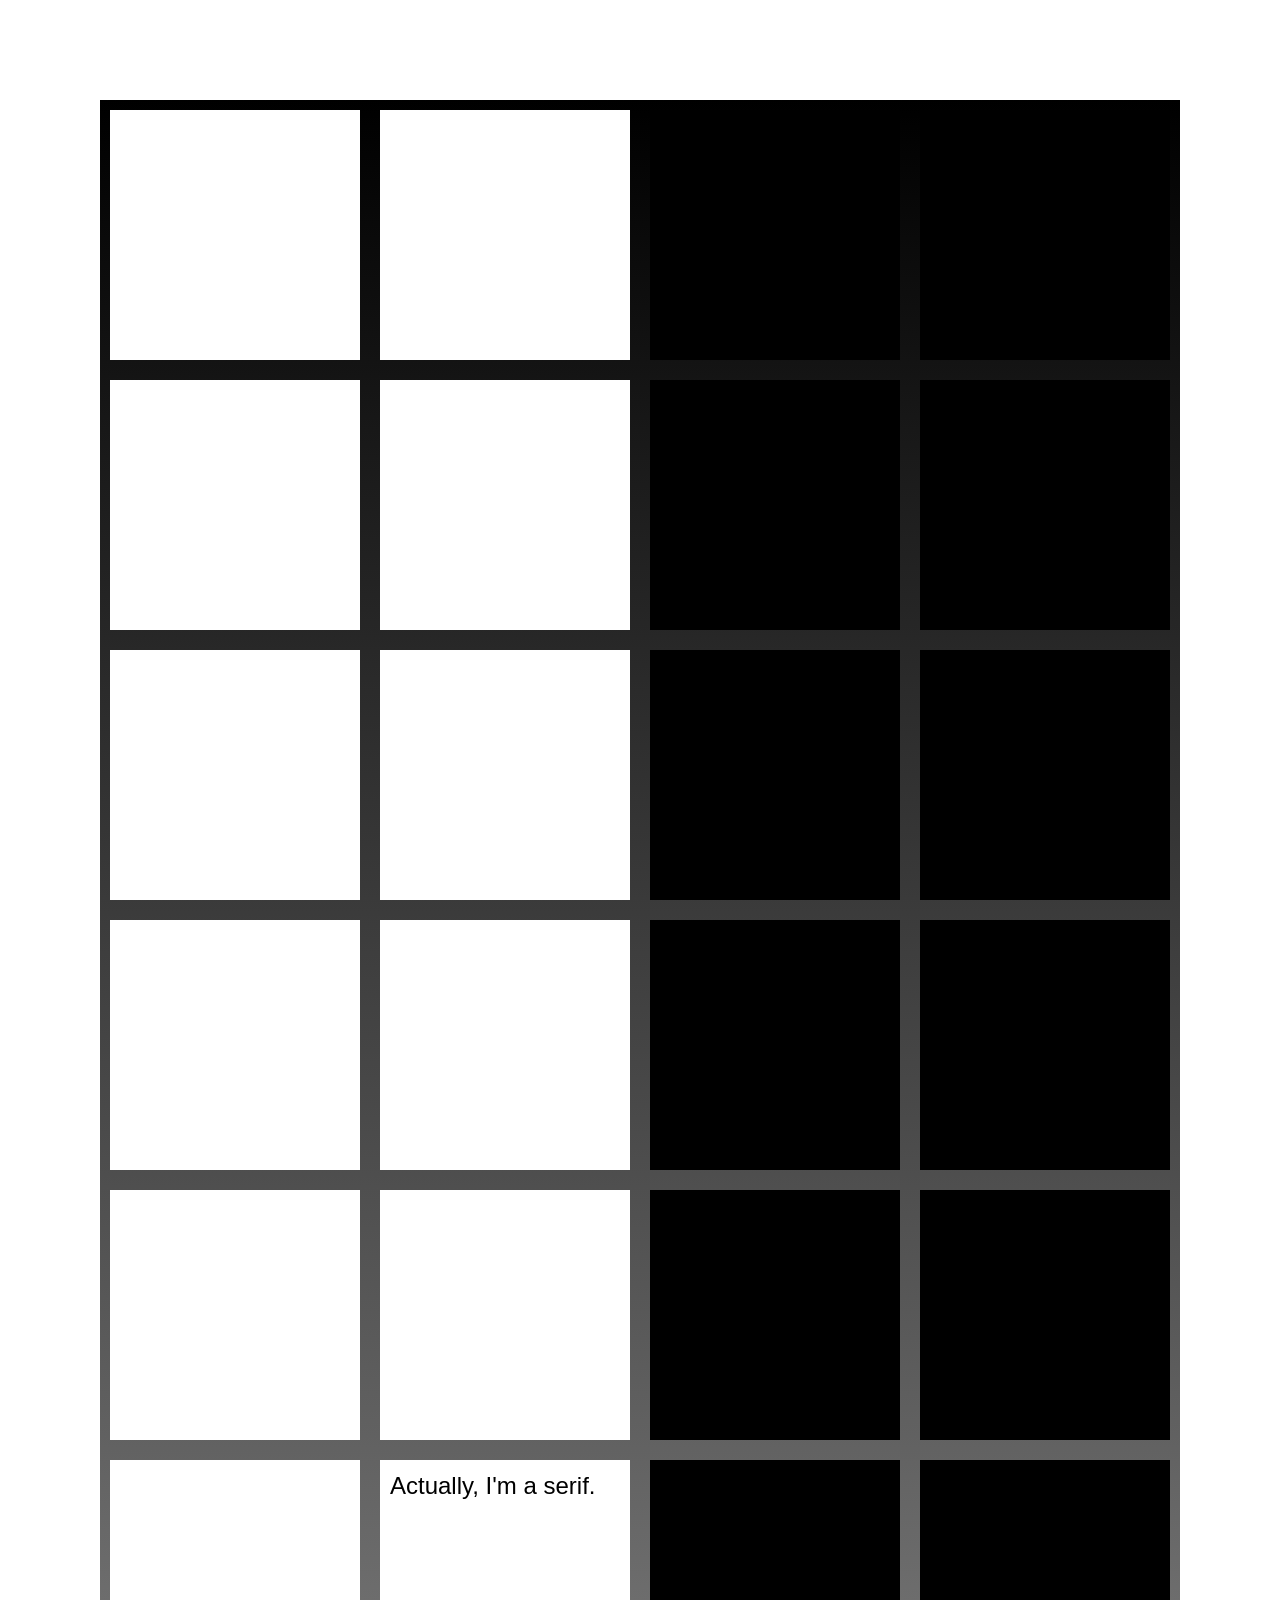
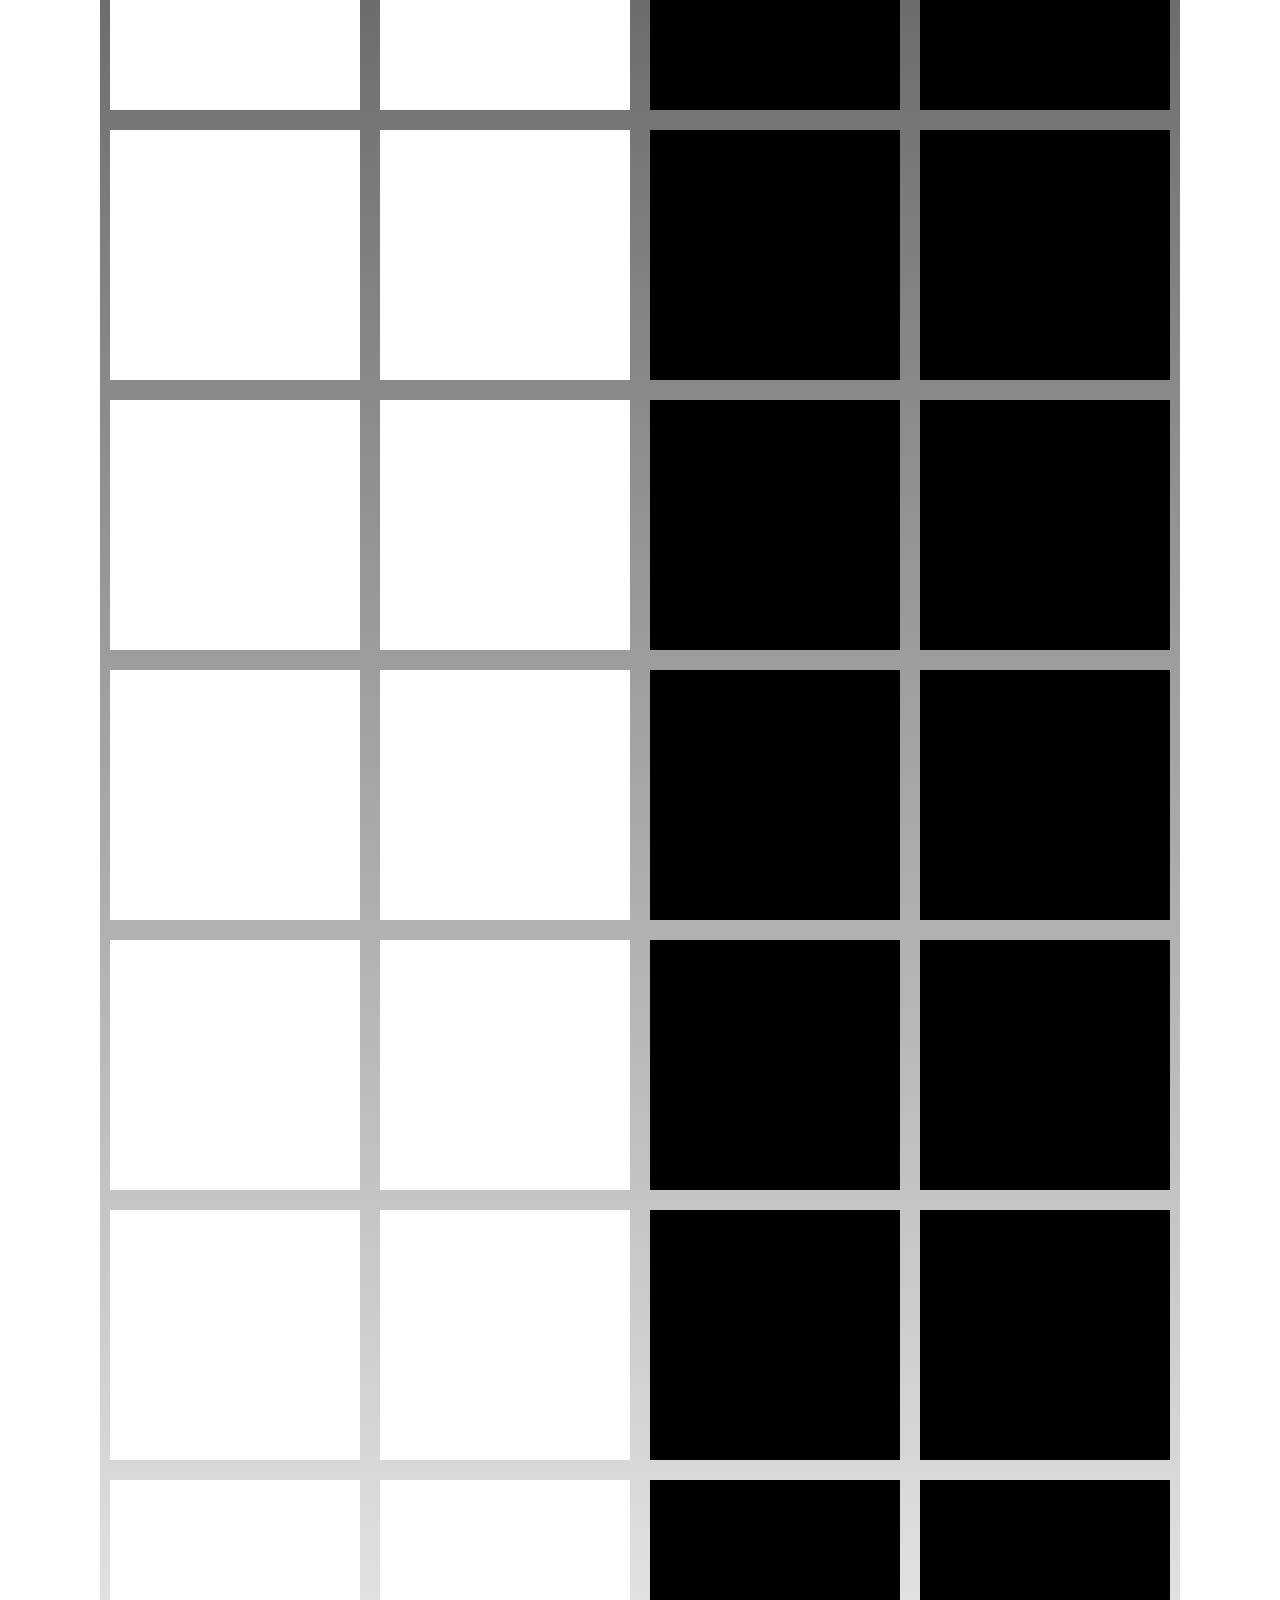
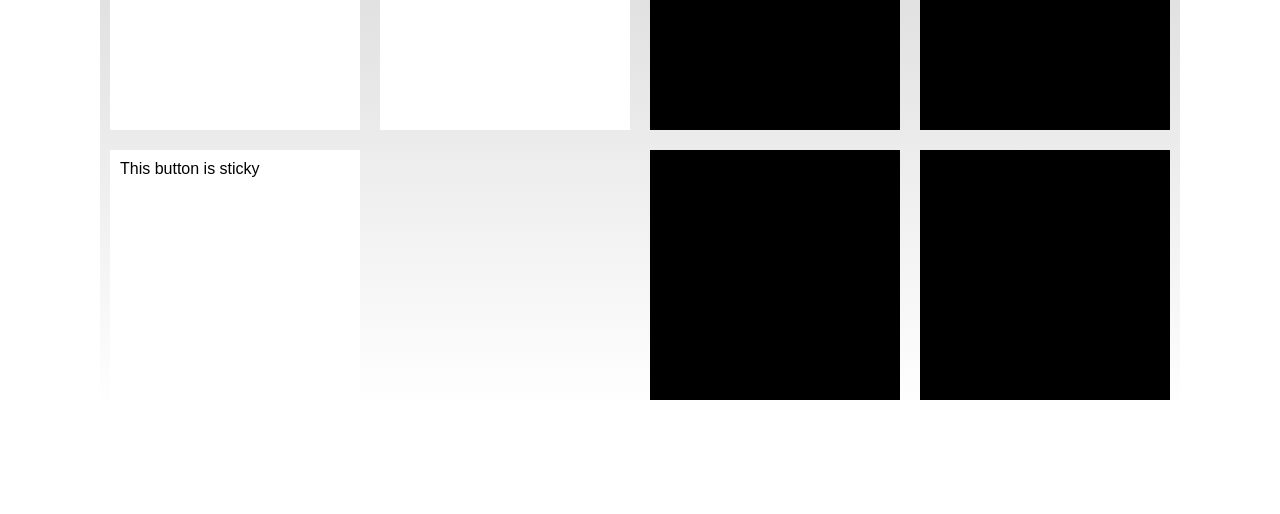
<file: ex/index.html>
<!DOCTYPE html>
<html>

<head>
    <title>50 Results Charrette</title>
    <meta charset="utf-8" />
    <!-- sets up iframes appearance -->
    <link rel="stylesheet" href="shared_assets/main.css" type="text/css" />
</head>

<body>
    <div id="container">
        <div id="person-1">
            <!-- iframe links to person 1's files -->
            <iframe src="person_1/index.html"></iframe>
        </div>

        <div id="person-2">
            <!-- iframe links to person 1's files -->
            <iframe src="person_2/index.html"></iframe>
        </div>
    </div>
</body>
</html>
</file>
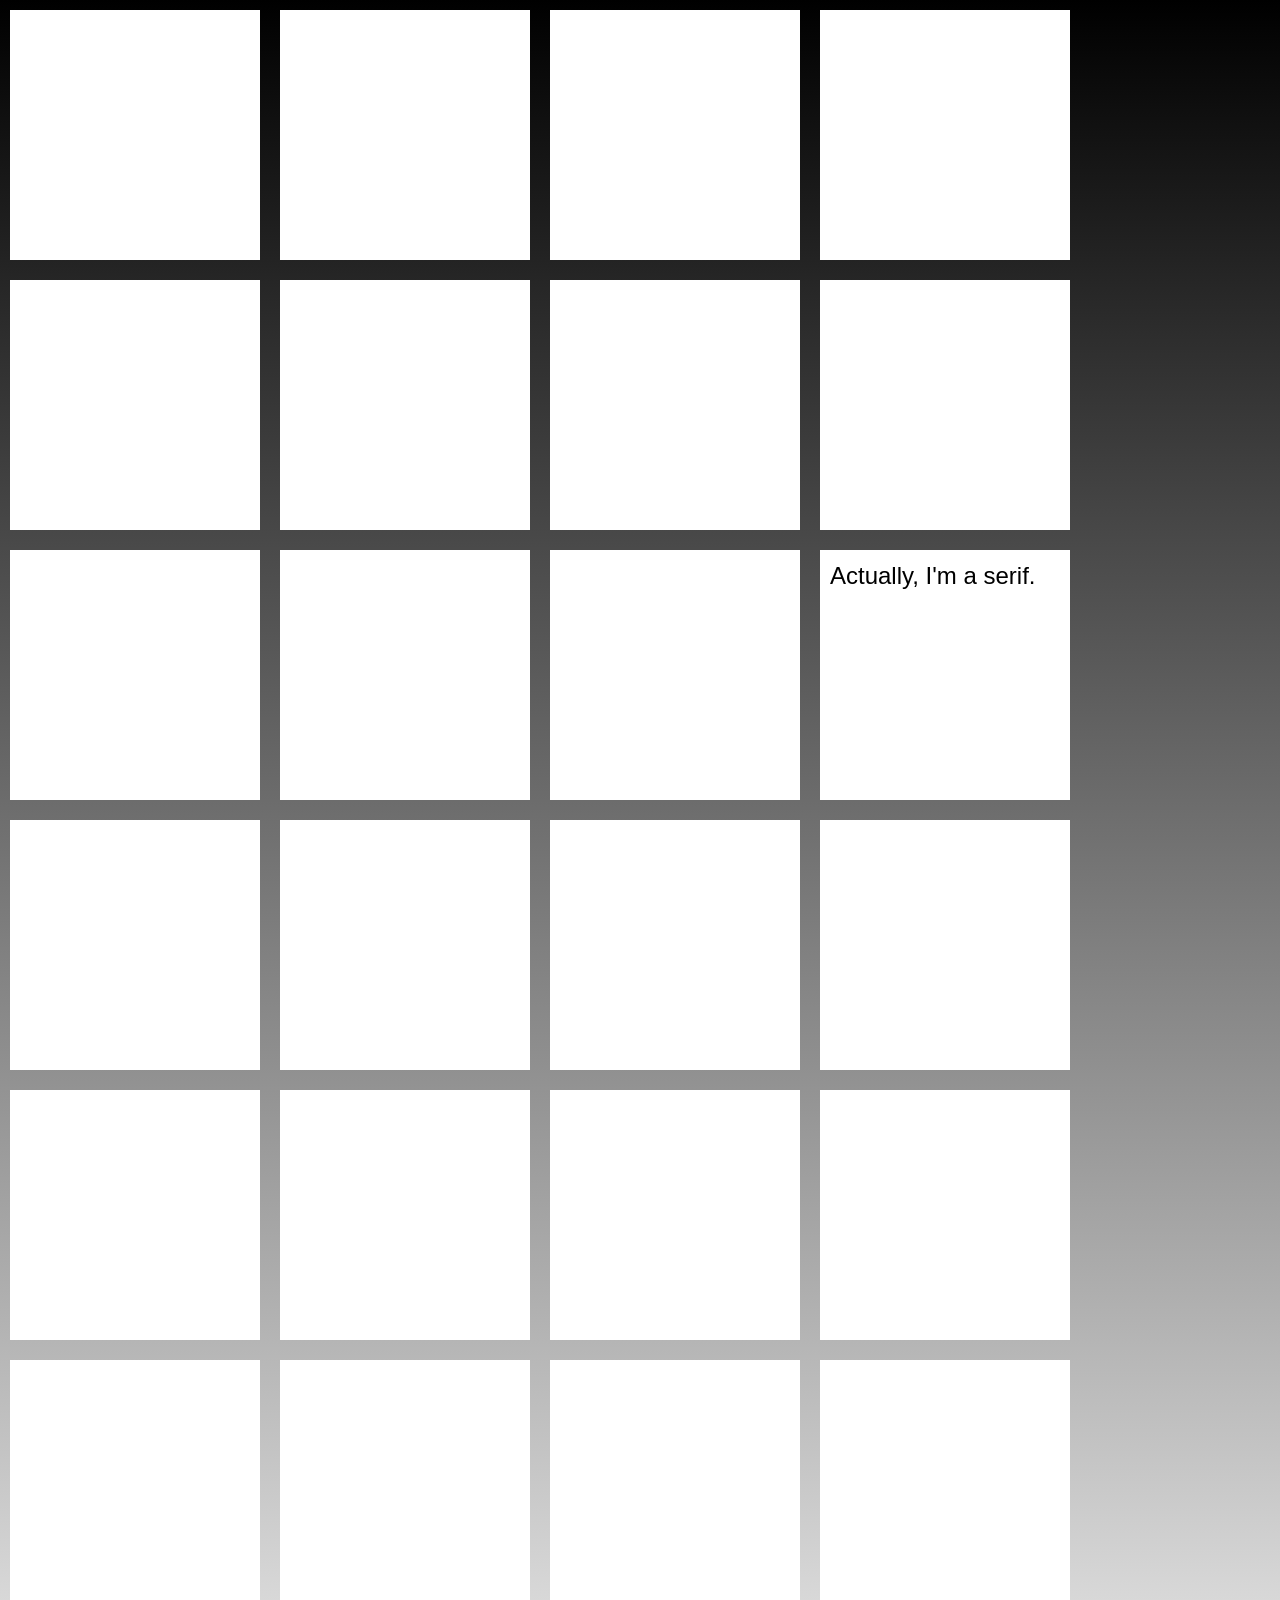
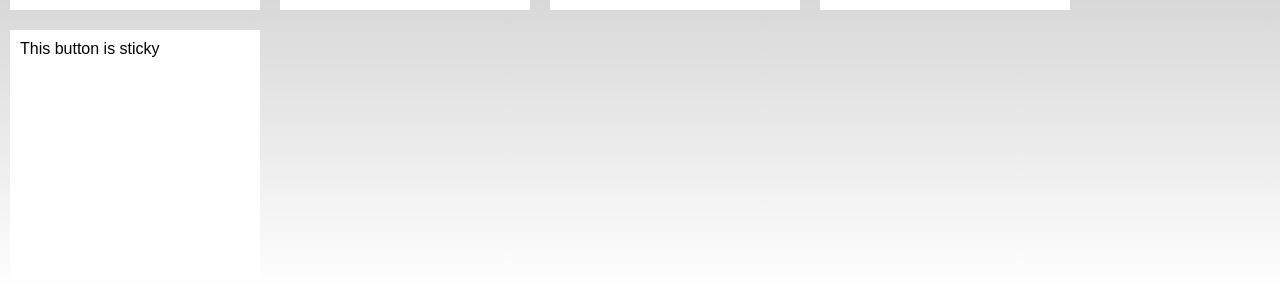
<file: person_1/index.html>
<!DOCTYPE html>
<html>

<head>
    <title>50 Results Charrette</title>
    <meta charset="utf-8" />
    <link rel="stylesheet" href="assets/main.css" type="text/css" />

    <!-- jquery -->
    <script src="https://code.jquery.com/jquery-1.10.2.js"></script>
    <script src="assets/script.js"></script>

</head>

<body>
  <div class="container">

    <div class="item" id="button-1">
        <!-- This button uses CSS :active psuedo-property to act like a click -->
    </div>

    <div class="item" id="button-2">
        <!-- This button uses ::before and ::after in CSS -->
    </div>

    <div class="item" id="button-3">
        <!-- This button uses JS for its transformations -->
    </div>

    <div class="item" id="button-4">
        <!-- This button uses JS to add a class to the element when clicked, which triggers CSS that alters its appearance -->
    </div>

    <div class="item" id="button-5">
        <!-- Clicking this button triggers other buttons -->
    </div>

    <div class="item" id="button-6">
        <!-- This button is sticky -->
    </div>

    <div class="item" id="button-7">
        <!-- bright -->
    </div>

    <div class="item" id="button-8">
        <!-- all circle -->
    </div>

    <div class="item" id="button-9">
        <!-- turn black -->
    </div>

    <div class="item" id="button-10">
        <!-- dots -->
    </div>

    <div class="item" id="button-11">

        <!-- blur -->
    </div>

    <div class="item" id="button-12">
        <span>  Actually, I'm a serif.</span>
        <!-- fontchange -->
    </div>

    <div class="item" id="button-13">
        <!-- everybody narrow -->
    </div>

    <div class="item" id="button-14">
        <!-- everybody short -->
    </div>

    <div class="item" id="button-15">
        <!-- hide -->
    </div>

    <div class="item" id="button-16">
        <!-- all black -->
    </div>

    <div class="item" id="button-17">
        <!-- go width -->
    </div>

    <div class="item" id="button-18">
        <!-- margin left -->
    </div>

    <div class="item" id="button-19">
        <!-- launch -->
    </div>

    <div class="item" id="button-20">
        <!-- launch back -->
    </div>

    <div class="item" id="button-21">
        <!-- changeBackground -->
    </div>

    <div class="item" id="button-22">
        <!-- This button is sticky -->
    </div>

    <div class="item" id="button-23">
        <!-- This button is sticky -->
    </div>

    <div class="item" id="button-24">
        <!-- This button is sticky -->
    </div>

    <div class="item" id="button-25">
        This button is sticky
    </div>





  </div>
</body>
</html>
</file>
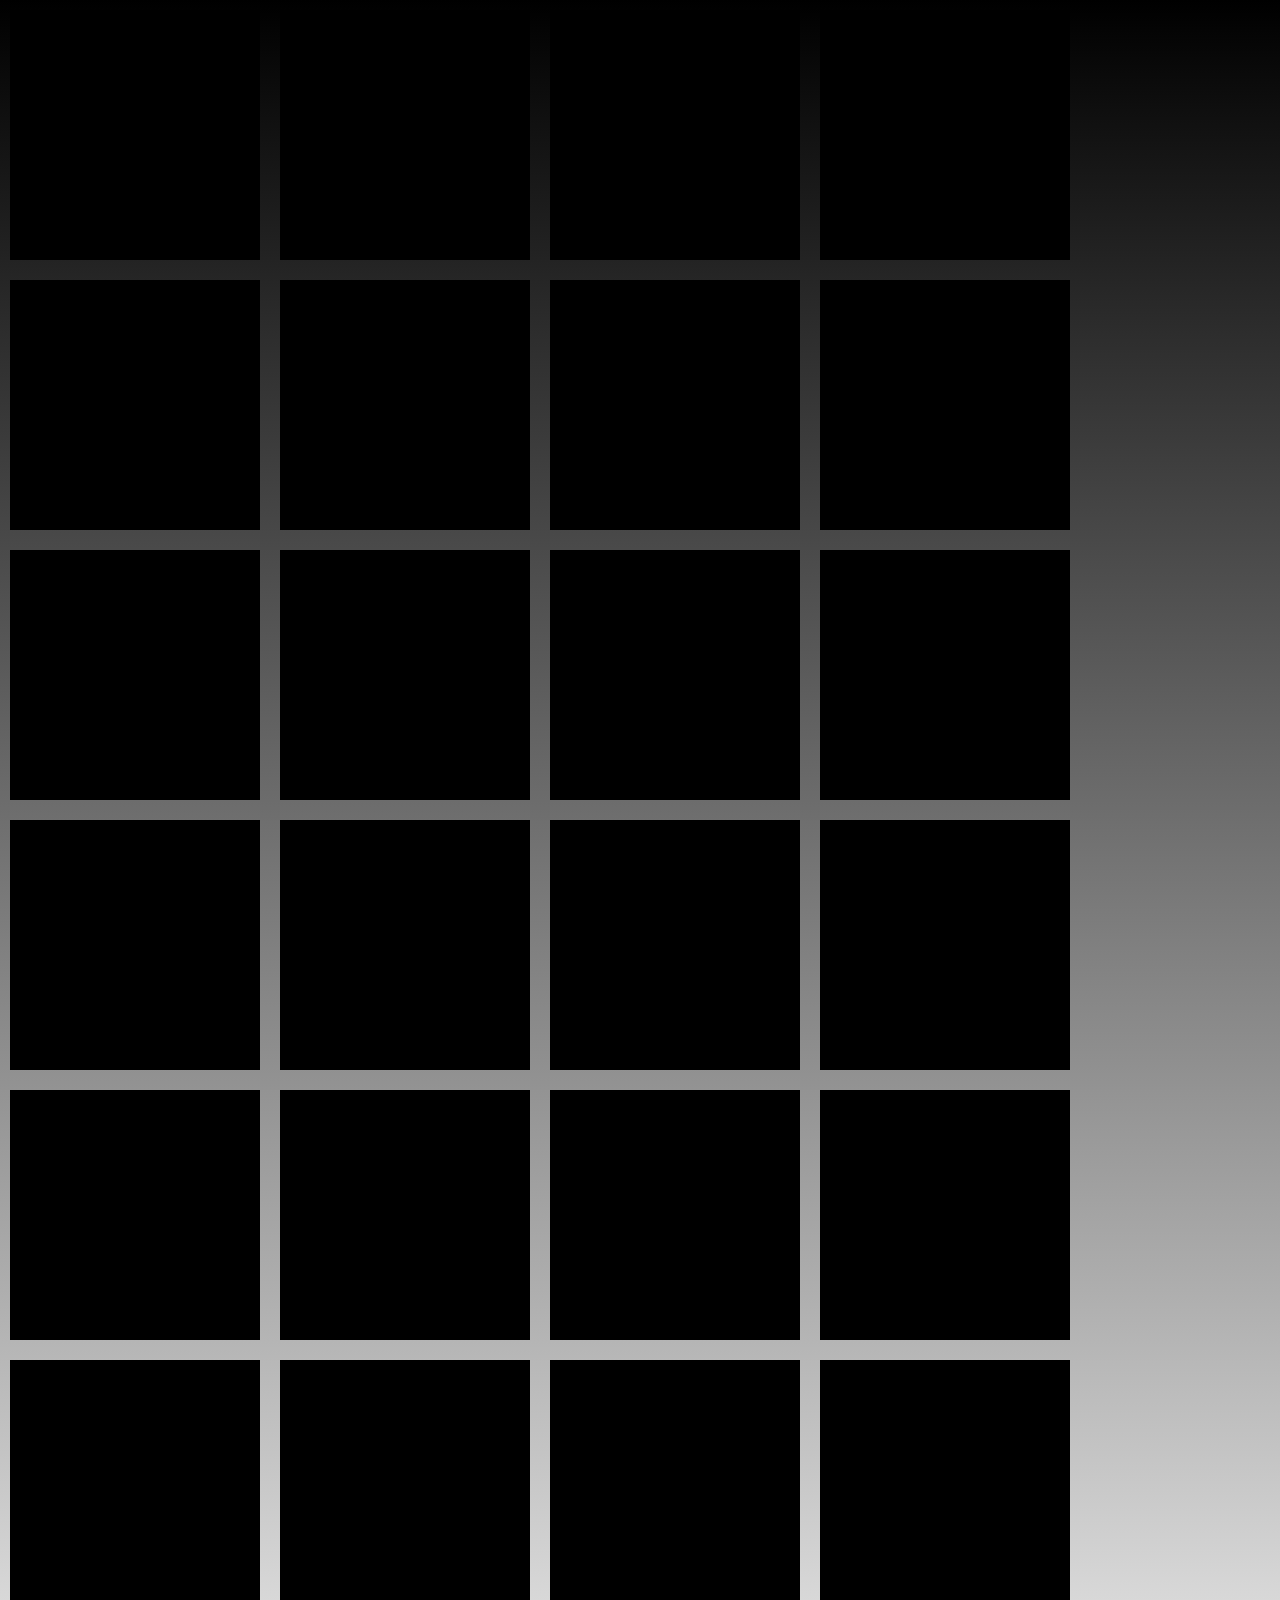
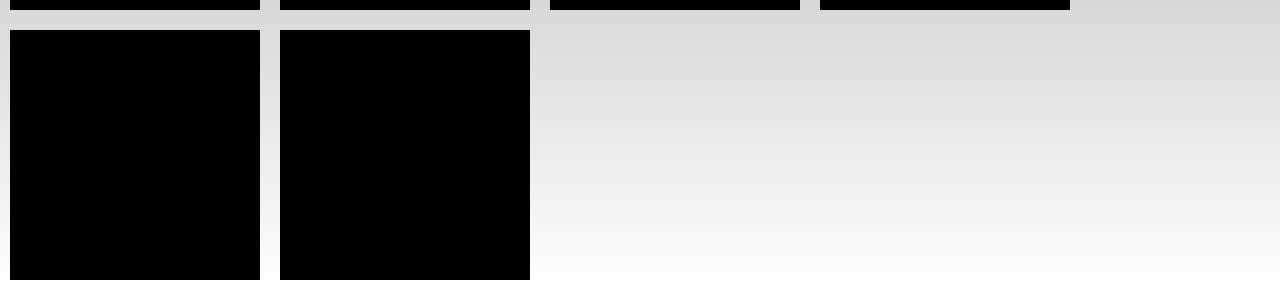
<file: person_2/index.html>
<!DOCTYPE html>
<html>

<head>
    <title>50 Results Charrette</title>
    <meta charset="utf-8" />
    <link rel="stylesheet" href="assets/main.css" type="text/css" />

    <!-- jquery -->
    <script src="https://code.jquery.com/jquery-1.10.2.js"></script>
    <script src="assets/script.js"></script>

</head>

<body>
  <div class="container">
    <!-- item 1 -->
    <div class="item" id="button-1">
    </div>
    <!-- item 2 -->
    <div class="item" id="button-2">
    </div>
    <!-- item 3 -->
    <div class="item" id="button-3">
    </div>
    <!-- item 4 -->
    <div class="item" id="button-4">
    </div>
    <!-- item 5 -->
    <div class="item" id="button-5">
    </div>
    <!-- item 6 -->
    <div class="item" id="button-6">
    </div>
    <!-- item 7 -->
    <div class="item" id="button-7">
    </div>
    <!-- item 8 -->
    <div class="item" id="button-8">
    </div>
    <!-- item 9 -->
    <div class="item" id="button-9">
    </div>
    <!-- item 10 -->
    <div class="item" id="button-10">
    </div>
    <!-- item 11 -->
    <div class="item" id="button-11">
    </div>
    <!-- item 12 -->
    <div class="item" id="button-12">
    </div>
    <!-- item 13 -->
    <div class="item" id="button-13">
    </div>
    <!-- item 14 -->
    <div class="item" id="button-14">
    </div>
    <!-- item 15 -->
    <div class="item" id="button-15">
    </div>
    <!-- item 16 -->
    <div class="item" id="button-16">
    </div>
    <!-- item 17 -->
    <div class="item" id="button-17">
    </div>
    <!-- item 18 -->
    <div class="item" id="button-18">
    </div>
    <!-- item 19 -->
    <div class="item" id="button-19">
    </div>
    <!-- item 20 -->
    <div class="item" id="button-20">
    </div>
    <!-- item 21 -->
    <div class="item" id="button-21">
    </div>
    <!-- item 22 -->
    <div class="item" id="button-22">
    </div>
    <!-- item 23 -->
    <div class="item" id="button-23">
    </div>
    <!-- item 24 -->
    <div class="item" id="button-24">
    </div>
    <!-- item 25 -->
    <div class="item" id="button-25">
    </div>
    <div class="item" id="triangle"></div>
    

  </div>
</body>
</html>
</file>
<file: ex/shared_assets/main.css>
/* reset padding and margins */

* {
	margin: 0px;
	padding: 0px;
}

body {
	font-family: helvetica, arial, sans-serif;
}

iframe {
	width: 540px;
	height: 3510px;
	border: none;
}

/* container */

#container {
	margin: 100px auto;
	width: 1080px;
	display: grid;
	grid-template-columns: 1fr 1fr;
}
</file>
<file: person_1/assets/main.css>
/* reset padding and margins */

* {
	margin: 0px;
	padding: 0px;
}

body {
	font-family: helvetica, arial, sans-serif;
	background-image: linear-gradient(black, white);
}

/* container */

.container {
	position: relative;
}

/* items */

.item {
	height: 250px;
	width: 250px;
	background: white;
	color: black;
	margin: 10px;
	padding: 10px;
	box-sizing: border-box;
	float: left;
	transition: all 500ms ease;

	cursor: pointer;
}

.changeWidth{
	width:100px;
}

.changeHeight{
	height:100px;
}

.hide{
	opacity: 0.05;
}

.black{
 background: black;
}


span{
	text-align: center;;
	display: table-cell;
  vertical-align: middle;
	display: inline-block;
}

.launch{
	margin-top: 300px;
	transition: all ease 8s;
}


/* example button 1 */

#button-1:hover {
	transform: rotate(90deg) scale(1.5);
	opacity: .3;
}

#button-1:active {
	background: pink;
	opacity: 1;
}

/* example button 2 */

#button-2::after {
	content: 'this is the real secret';
	color: white;
}


#button-2:hover::after {
	content: 'this is a secret';
	color: black;
}

/* example button 3 is changed only via js */

/* example button 4 */
#button-4.gradient-background {
	background: linear-gradient(blue, pink);
	color: transparent;
}

/* example button 5 */
.circle {
	border-radius: 125px;
}

/* example button 6 */
#button-6:active{
	transition: none;
	transform: scale(0.2);
}

#button-7:hover{
	box-shadow: 0px 0px 51px 3px rgba(255,242,0,1);
}

#button-8{
	transition: none;

}

#button-9:hover{
	background: black;
}

#button-10:hover{
	border-style: dotted;
	border-width: 20px;
}

#button-11:hover{
	filter: blur(15px);
}

#button-12{
	font-size: 24px;
}

#button-12:hover{
	font-family: serif;
}

#button-13:hover{
	/* background: black; */
}

#button-14:hover{
	/* background: black; */
}
#button-15:hover{
	/* background: black; */
}

#button-16 .black{
	background: black;
}

#button-17:active{

	width: 10000px;
	transition: 14s all ease;
}

#button-18:hover{
	margin-left: 20px;
}

#button-18:active{
	margin-left: 40px;
	background: red;
}

#button-19:hover{
	margin-top: 20px;
}

#button-20:hover{
	margin-top: 20px;
}

#button-22:hover {
  animation: shake 0.82s cubic-bezier(.36,.07,.19,.97) both;
  transform: translate3d(0, 0, 0);
  backface-visibility: hidden;
  perspective: 1000px;
}

@keyframes shake {
  10%, 90% {
    transform: translate3d(-1px, 0, 0);
  }

  20%, 80% {
    transform: translate3d(2px, 0, 0);
  }

  30%, 50%, 70% {
    transform: translate3d(-4px, 0, 0);
  }

  40%, 60% {
    transform: translate3d(4px, 0, 0);
  }
}

#button-23 {
}

#button-23:hover {
      width: 0;
      height: 0;
      border-left: 50px solid transparent;
      border-right: 50px solid transparent;
      border-top: 100px solid white;
      /* position: absolute; */
      /* content: ""; */
      top: 30px;
      left: -50px;
}

#button-24:active {
  animation-fill-mode: both;
  animation: rotate 0.2s infinite linear;
  /* border: 70px dotted black; */
  border-color:transparent black transparent black;
  /* border-radius:50%; */
  bottom: 0;
  /* content: ""; */
  display: block;
  /* height: 30px; */
  /* left: 0; */
  margin-left: 10px;
  overflow: hidden;
  /* position: fixed; */
  /* right: 0; */
  /* top: 0; */
  /* width: 30px; */
  /* z-index: -1; */
}

@-webkit-keyframes rotate
{
  0% {
    -webkit-transform: rotate(0deg);
  }
  100% {
    -webkit-transform: rotate(360deg);
  }
}

@keyframes rotate
{
  0% {
    transform: rotate(0deg);
  }
  100% {
    transform: rotate(360deg);
  }
}
</file>
<file: person_2/assets/main.css>
/* reset padding and margins */

* {
	margin: 0px;
	padding: 0px;
}

body {
	font-family: helvetica, arial, sans-serif;
	 background-image: linear-gradient(black, white);

}

/* container */

.container {
	position: relative;
}

/* items */

.item {
	height: 250px;
	width: 250px;
	background: black;
	color: orange;
	margin: 10px;
	padding: 115px;
	box-sizing: border-box;
	float: left; 
	transition: all 500ms ease; 
}

/* example button 1 */

#button-1:hover {
	transform: rotate(90deg) scale(0.5);
	opacity: .3;
}

#button-1:active {
	background: white;
	opacity: 1;
}

/* example button 2 */

#button-2::after {
	content: '';
	color:white;
}


#button-2:hover::after {
	content: 'HIDE';
	color: #555;
}
/* example button 3 is changed only via js */

/* example button 4 */
#button-4.gradient-background {
	background-image: repeating-radial-gradient(black 2%, #555 15%);
	color: transparent;
	cursor: progress;
}

/* example button 5 */

.circle {
	border-radius: 125px;
}
.circletwo{
	transform:scale(1,0.5);
}
.halfround{
	border-radius:30px;
}
.disappear{
	transform:scale(0.1);
} 

/* example button 6 */
#button-6{
	transition: background-color 4s ease;
}
#button-6:hover{
background-color: #555;
}
#button-7{
	transition: background-color .5s ease;
}
#button-7:hover{
	transform: rotate(60deg) scale(.75);
	opacity: .3;
	border-radius: 20px;
	background-color: #555;
}

#button-8{
}
#button-8:hover{
	transform: scale(.75,1);
	opacity: .7;
}
#button-25{
	cursor: help;
}

#button-10{
	transition: background-color .5s ease;
}

#button-10.color{
background-color: #555;
}
#button-11{
}

#button-11:hover{
animation: shake 0.5s;
  animation-iteration-count: infinite;
}
@keyframes shake {
  0% { transform: translate(1px, 1px) rotate(0deg); }
  10% { transform: translate(-1px, -2px) rotate(-1deg); }
  20% { transform: translate(-3px, 0px) rotate(1deg); }
  30% { transform: translate(3px, 2px) rotate(0deg); }
  40% { transform: translate(1px, -1px) rotate(1deg); }
  50% { transform: translate(-1px, 2px) rotate(-1deg); }
  60% { transform: translate(-3px, 1px) rotate(0deg); }
  70% { transform: translate(3px, 1px) rotate(-1deg); }
  80% { transform: translate(-1px, -1px) rotate(1deg); }
  90% { transform: translate(1px, 2px) rotate(0deg); }
  100% { transform: translate(1px, -2px) rotate(-1deg); }
}
#button-12{
}

#button-12:hover{
opacity: 0.6
}

#button-13{
	transition: background-color .5s ease;
}

#button-13:hover{
background-color: red;
}
@keyframes{
    from {background-color: red;}
    to {background-color: yellow;}
}
#button-23{
}

#button-23:hover{
transform: scale(2);
}
#button-24{
	transition: background-color .5s ease;
}

#button-24:hover{
transform: scale(3,.5);
background-color: #555;
}

.flash{ 
    position:absolute; 
    top:0;
    left:0;
    width:100%;
    height:100%;
  	width: 300px;
    background-color:#fff;
 }
</file>
